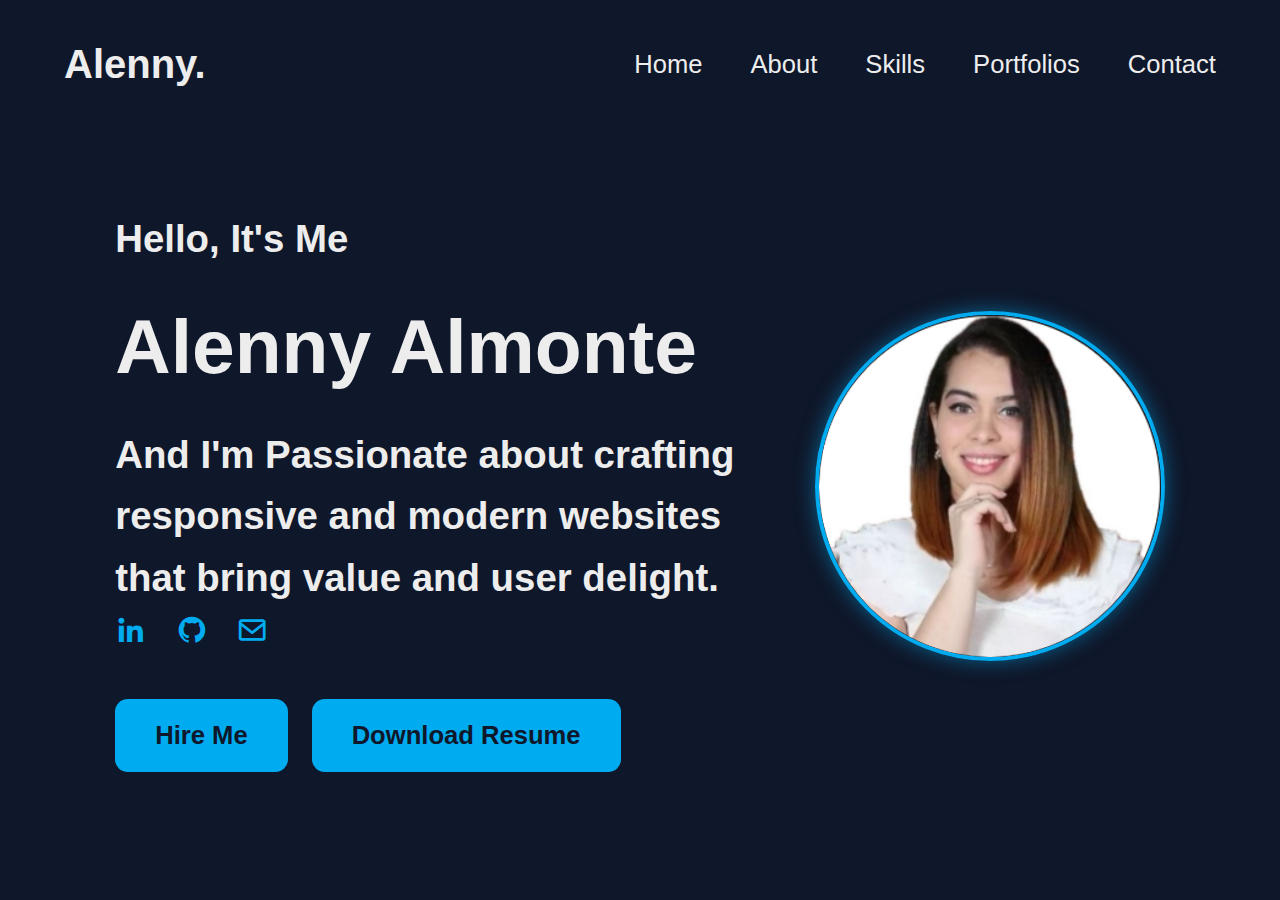
<file: index.html>
<!DOCTYPE html>
<html lang="en">
  <head>
    <meta charset="UTF-8" />
    <title>Alenny | Frontend Developer</title>
    <link rel="stylesheet" href="style.css" />
    <link
      href="https://unpkg.com/boxicons@2.1.4/css/boxicons.min.css"
      rel="stylesheet"
    />
  </head>
  <body>
    <header class="header">
    <div class="nav-wrapper">
      <a href="#" class="logo">Alenny.</a>
      <nav class="navbar">
          <a href="index.html" class="active">Home</a>
          <a href="about.html">About</a>
          <a href="skills.html">Skills</a>
          <a href="portfolio.html">Portfolios</a>
          <a href="contact.html">Contact</a>
        </nav>
      </div>
    </header>

    <section class="home" id="home">
      <div class="home-container">
        <div class="home-content">
          <h3>Hello, It's Me</h3>
          <h1>Alenny Almonte</h1>
          <h3>
            And I'm <span class="multiple-text"> Passionate about crafting responsive and modern websites that bring
            value and user delight. </span>
          </h3>

          <div class="social-media">
            <a href="https://www.linkedin.com/in/alenny/"
              ><i class="bx bxl-linkedin"></i
            ></a>
            <a href="https://github.com/alenny21"
              ><i class="bx bxl-github"></i
            ></a>
            <a href="mailto:almontealenny@gmail.com"
              ><i class="bx bx-envelope"></i
            ></a>
          </div>

          <div class="button-group">
            <a href="contact.html" class="btn">Hire Me</a>
            <a
              href="Alenny-Resume.pdf"
              class="btn"
              target="_blank"
              >Download Resume</a
            >
          </div>
        </div>

        <div class="home-img">
          <img src="linkedIn_img.png" alt="Alenny" />
        </div>
      </div>
    </section>
  </body>
</html>
</file>
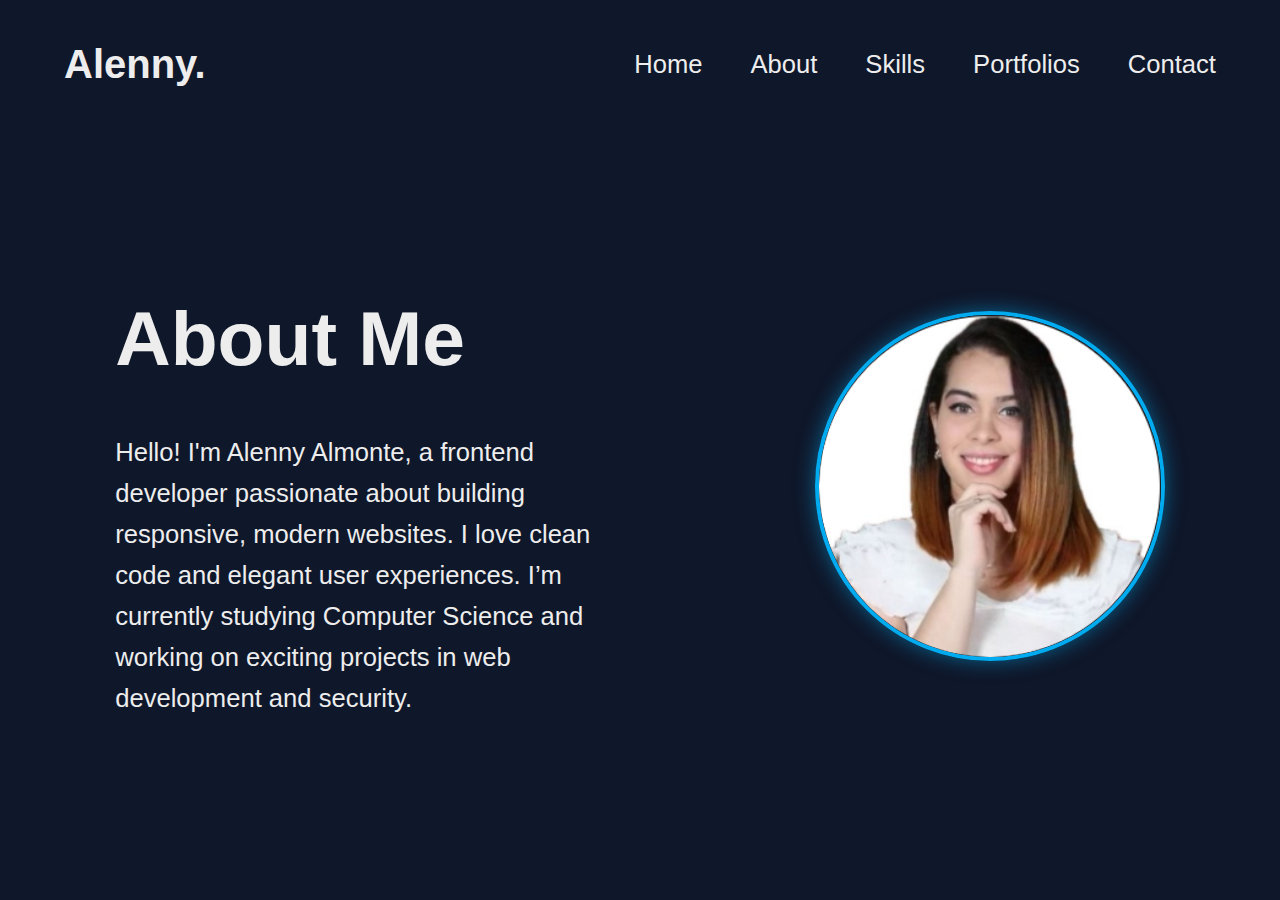
<file: about.html>
<!DOCTYPE html>
<html lang="en">
<head>
  <meta charset="UTF-8">
  <title>About | Alenny</title>
  <link rel="stylesheet" href="style.css">
  <link href='https://unpkg.com/boxicons@2.1.4/css/boxicons.min.css' rel='stylesheet'>
</head>
<body>
 <header class="header">
      <div class="nav-wrapper">
    <a href="#" class="logo">Alenny.</a>
    <nav class="navbar">
      <a href="index.html" class="active">Home</a>
      <a href="about.html">About</a>
      <a href="skills.html">Skills</a>
       <a href="portfolio.html">Portfolios</a>
      <a href="contact.html">Contact</a>
    </nav>
    </div>
  </header>

  <section class="home about" id="about">
    <div class="home-container">
      <div class="home-content">
        <h1>About Me</h1>
        <p>Hello! I'm Alenny Almonte, a frontend developer passionate about building responsive, modern websites. I love clean code and elegant user experiences. I’m currently studying Computer Science and working on exciting projects in web development and security.</p>
      </div>
      <div class="home-img">
        <img src="linkedIn_img.png" alt="Alenny">
      </div>
    </div>
  </section>
</body>
</html>
</file>
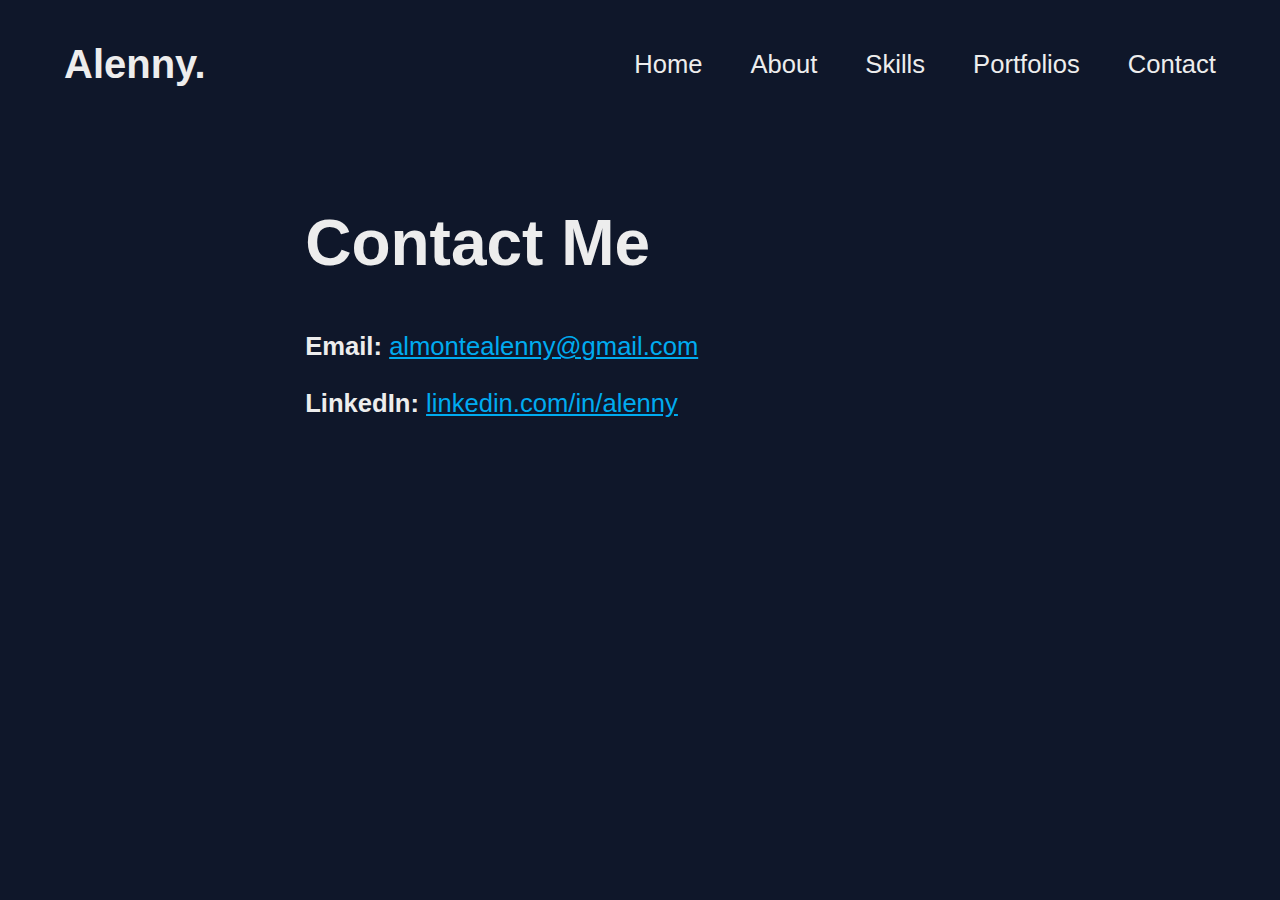
<file: contact.html>
<!DOCTYPE html>
<html lang="en">
<head>
  <meta charset="UTF-8">
  <title>Contact | Alenny</title>
  <link rel="stylesheet" href="style.css">
  <link href='https://unpkg.com/boxicons@2.1.4/css/boxicons.min.css' rel='stylesheet'>
</head>
<body>
 <header class="header">
      <div class="nav-wrapper">
    <a href="#" class="logo">Alenny.</a>
    <nav class="navbar">
      <a href="index.html" class="active">Home</a>
      <a href="about.html">About</a>
      <a href="skills.html">Skills</a>
       <a href="portfolio.html">Portfolios</a>
      <a href="contact.html">Contact</a>
    </nav>
    </div>
  </header>

  <section class="contact-section">
    <h1>Contact Me</h1>
    <p><strong>Email:</strong> <a href="mailto:almontealenny@gmail.com">almontealenny@gmail.com</a></p>
    <p><strong>LinkedIn:</strong> <a href="https://linkedin.com/in/alenny" target="_blank">linkedin.com/in/alenny</a></p>
  </section>
</body>
</html>
</file>
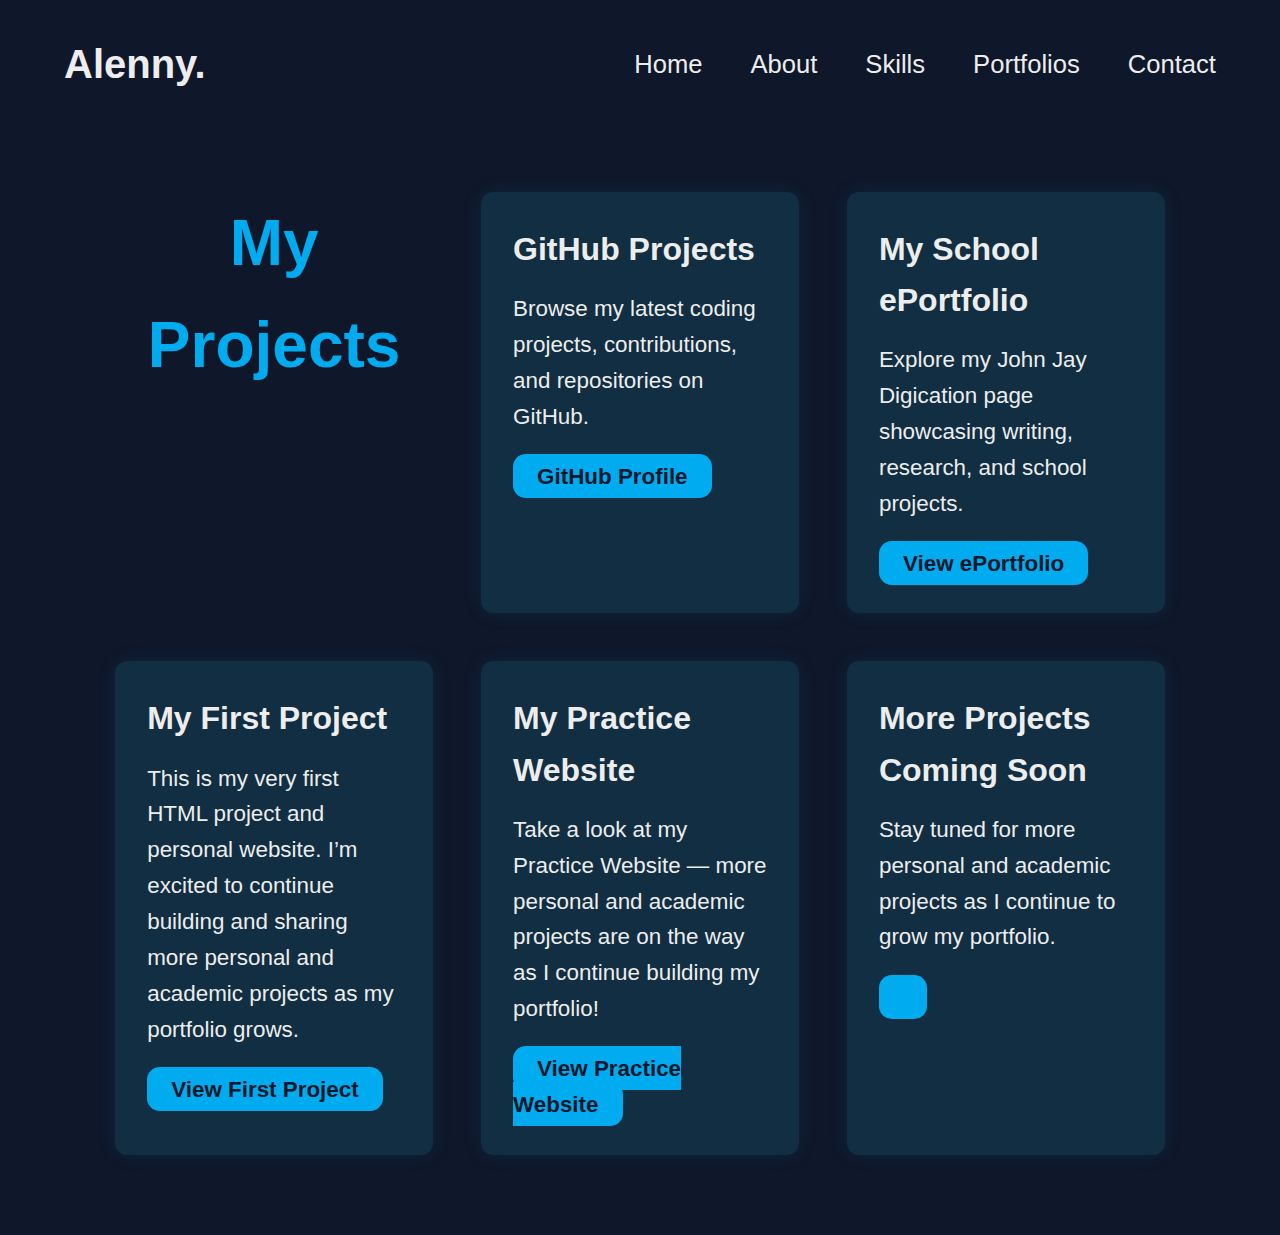
<file: portfolio.html>
<!DOCTYPE html> 
<html lang="en">
<head>
  <meta charset="UTF-8">
  <title>Alenny | Portfolio</title>
  <link rel="stylesheet" href="style.css">
  <link href='https://unpkg.com/boxicons@2.1.4/css/boxicons.min.css' rel='stylesheet'>
</head>
<body>
  <header class="header">
    <div class="nav-wrapper">
      <a href="#" class="logo">Alenny.</a>
      <nav class="navbar">
        <a href="index.html">Home</a>
        <a href="about.html">About</a>
        <a href="skills.html">Skills</a>
        <a href="portfolio.html" class="active">Portfolios</a>
        <a href="contact.html">Contact</a>
      </nav>
    </div>
  </header>

  <section class="portfolio" id="portfolio">
    <div class="portfolio-container">
      <h2 class="section-title">My Projects</h2>

      <div class="project-card">
          <h3>GitHub Projects</h3>
        <p>Browse my latest coding projects, contributions, and repositories on GitHub.</p>
        <a href="https://github.com/alenny21" class="btn" target="_blank"> GitHub Profile </a>
      </div>

      <div class="project-card">
        <h3>My School ePortfolio</h3>
        <p>Explore my John Jay Digication page showcasing writing, research, and school projects.</p>
        <a href="https://johnjay.digication.com/alenny-almonte-feliz/home-1" class="btn" target="_blank"> View ePortfolio </a>
      </div>
      
      <div class="project-card">
        <h3>My First Project </h3>
        <p> This is my very first HTML project and personal website. I’m excited to continue building and sharing more personal and academic projects as my portfolio grows.</p>
        <a href="https://alenny21.github.io/website/index.html" class="btn" target="_blank"> View First Project </a>
      </div>

<div class="project-card">
        <h3> My Practice Website </h3>
        <p> Take a look at my Practice Website — more personal and academic projects are on the way as I continue building my portfolio! </p>
        <a href="https://alenny21.github.io/practice-website/" class="btn" target="_blank"> View Practice Website </a>
      </div>

      
 <div class="project-card">
        <h3>More Projects Coming Soon</h3>
        <p>Stay tuned for more personal and academic projects as I continue to grow my portfolio.</p>
        <a href="https://github.com/alenny21" class="btn" target="_blank"></a>
      </div>


      
      
    </div>
  </section>
</body>
</html>
</file>
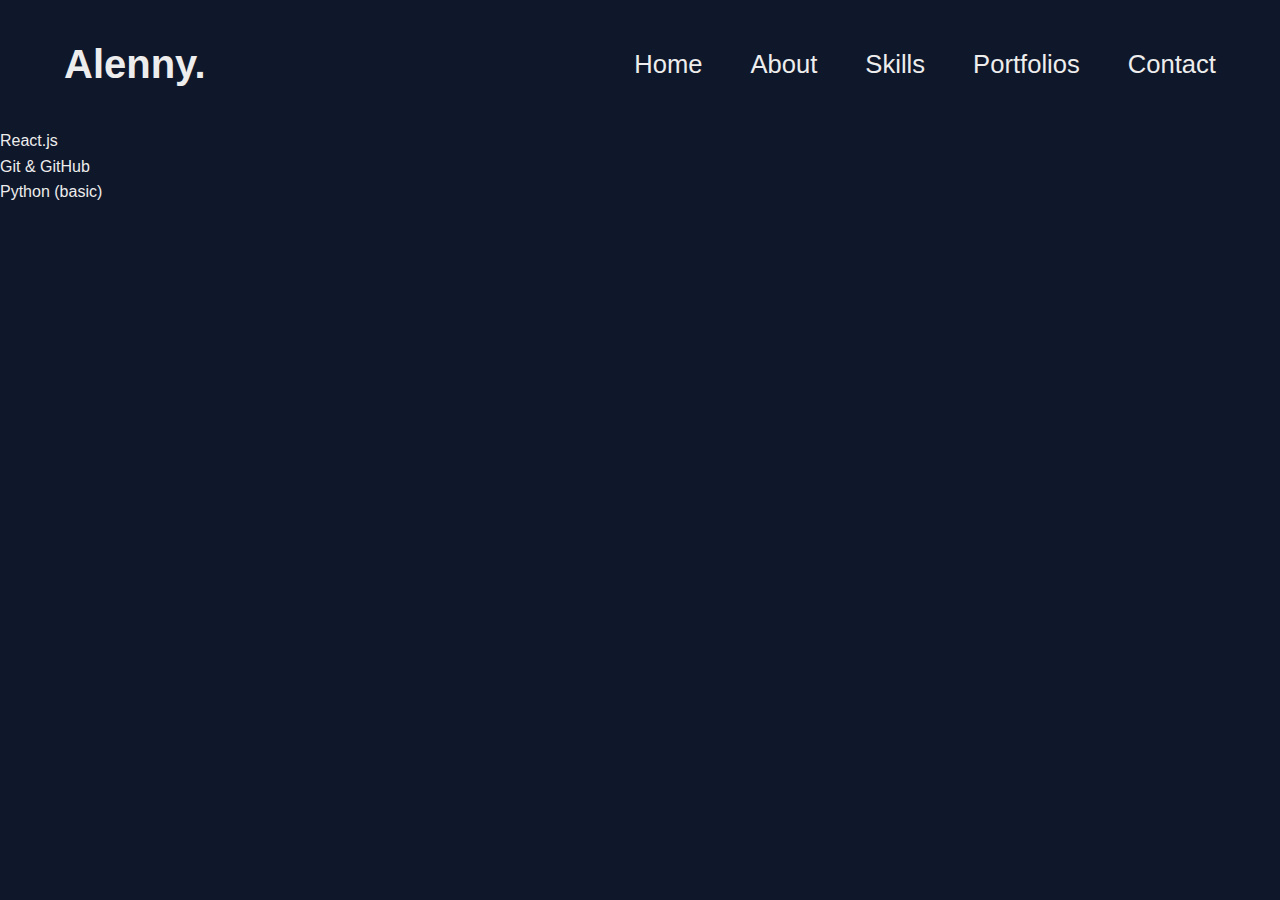
<file: skills.html>
<!DOCTYPE html>
<html lang="en">
<head>
  <meta charset="UTF-8" />
  <meta name="viewport" content="width=device-width, initial-scale=1.0" />
  <title>Skills | Alenny</title>
  <link rel="stylesheet" href="style.css" />
</head>
<body>
  <header class="header">
    <div class="nav-wrapper">
      <a href="#" class="logo">Alenny.</a>
      <nav class="navbar">
        <a href="index.html">Home</a>
        <a href="about.html">About</a>
        <a href="skills.html" class="active">Skills</a>
        <a href="portfolio.html">Portfolios</a>
        <a href="contact.html">Contact</a>
      </nav>
    </div>
  </header>

  <main>
    <section class="skills-section">
      <div class="skills-content">
        <h1>My Skills</h1>
        <ul>
          <li>HTML & CSS</li>
          <li>JavaScript</li>
          <li>Responsive Design</li>
          <li>React.js</li>
          <li>Git & GitHub</li>
          <li>Python (basic)</li>
        </ul>
      </div>
    </section>
  </main>

  <script src="script.js"></script>
</body>
</html>
</file>
<file: style.css>
:root {
  --bg-color: #0f172a;
  --text-color: #ededed;
  --main-color: #00abf0;
  --second-bg-color: #112e42;
}

* {
  margin: 0;
  padding: 0;
  box-sizing: border-box;
  font-family: 'Poppins', sans-serif;
  scroll-behavior: smooth;
}

body {
  background: var(--bg-color);
  color: var(--text-color);
  min-height: 100vh;
  line-height: 1.6;
}

/* HEADER & NAVBAR */
.header {
  position: fixed;
  top: 0;
  left: 0;
  width: 100%;
  padding: 2rem 5%;
  background: var(--bg-color);
  z-index: 100;
}

.nav-wrapper {
  display: flex;
  align-items: center;
  justify-content: space-between;
  max-width: 1200px;
  margin: 0 auto;
}

.logo {
  font-size: 2.5rem;
  font-weight: 600;
  color: var(--text-color);
  text-decoration: none;
}

.navbar {
  display: flex;
  flex-wrap: wrap;
  gap: 3rem;
  justify-content: center;
}

.navbar a {
  font-size: 1.6rem;
  color: var(--text-color);
  text-decoration: none;
  position: relative;
  transition: color 0.3s;
}

.navbar a:hover {
  color: var(--main-color);
}

.navbar a::after {
  content: '';
  position: absolute;
  width: 0;
  height: 2px;
  background: var(--main-color);
  left: 0;
  bottom: -4px;
  transition: width 0.3s ease;
}

.navbar a:hover::after {
  width: 100%;
}
.header {
  position: fixed;
  top: 0;
  left: 0;
  width: 100%;
  padding: 2rem 5%;
  background: var(--bg-color);
  z-index: 100;
}

.nav-wrapper {
  display: flex;
  align-items: center;
  justify-content: space-between;
  max-width: 1200px;
  margin: 0 auto;
}

/* HOME SECTION */
.home {
  padding: 7rem 9% 2rem;
  min-height: 100vh;
  display: flex;
  align-items: center;
}

.home-container {
  display: flex;
  justify-content: space-between;
  align-items: center;
  flex-wrap: wrap;
  width: 100%;
  gap: 4rem;
}

.home-content {
  flex: 1 1 500px;
  text-align: left;
}

.home-content h1 {
  font-size: 4.8rem;
  font-weight: 700;
  margin: 1rem 0;
}

.home-content h3 {
  font-size: 2.4rem;
}

.home-content p {
  font-size: 1.6rem;
  margin-top: 2rem;
  max-width: 480px;
}

.social-media a {
  font-size: 2rem;
  color: var(--main-color);
  margin-right: 1.5rem;
  transition: transform 0.3s;
}

.social-media a:hover {
  transform: scale(1.2);
  color: white;
}

.button-group {
  display: flex;
  flex-wrap: wrap;
  gap: 1.5rem;
  margin-top: 2.5rem;
}

.btn {
  padding: 1rem 2.5rem;
  font-size: 1.6rem;
  border-radius: 0.8rem;
  background: var(--main-color);
  color: var(--bg-color);
  font-weight: 600;
  text-decoration: none;
  transition: 0.3s;
}

.btn:hover {
  background: transparent;
  border: 2px solid var(--main-color);
  color: var(--main-color);
}

.home-img img {
  width: 350px;
  border-radius: 50%;
  border: 4px solid var(--main-color);
  box-shadow: 0 0 20px rgba(0, 171, 240, 0.5);
  transition: transform 0.3s ease;
}

.home-img img:hover {
  transform: scale(1.05);
}

/* ABOUT / CONTACT / SKILLS PAGES */
.content-section,
.contact-section {
  padding: 12rem 9% 5rem;
  max-width: 900px;
  margin: 0 auto;
  text-align: left;
}

.content-section h1,
.contact-section h1 {
  font-size: 4rem;
  margin-bottom: 2rem;
}

.content-section p,
.content-section li,
.contact-section p {
  font-size: 1.6rem;
  margin-bottom: 1rem;
}

.contact-section a {
  color: var(--main-color);
  text-decoration: underline;
}

.contact-section a:hover {
  color: #fff;
}

/* ABOUT WITH IMAGE */
.about-container {
  display: flex;
  align-items: center;
  justify-content: space-between;
  flex-wrap: wrap;
  gap: 4rem;
}

.about-text {
  flex: 1 1 500px;
}

.about-img img {
  width: 250px;
  border-radius: 50%;
  border: 4px solid var(--main-color);
  box-shadow: 0 0 20px rgba(0, 171, 240, 0.3);
}

/* Portfolio Section */
.portfolio {
  padding: 12rem 9% 5rem;
  background: var(--bg-color);
  text-align: center;
}

.section-title {
  font-size: 4rem;
  margin-bottom: 4rem;
  color: var(--main-color);
}

.portfolio-container {
  display: grid;
  gap: 3rem;
  grid-template-columns: repeat(auto-fit, minmax(300px, 1fr));
}

.project-card {
  background: var(--second-bg-color);
  padding: 2rem;
  border-radius: 12px;
  box-shadow: 0 0 20px rgba(0, 171, 240, 0.1);
  text-align: left;
}

.project-card img {
  width: 100%;
  border-radius: 8px;
  margin-bottom: 1rem;
}

.project-card h3 {
  font-size: 2rem;
  margin-bottom: 1rem;
}

.project-card p {
  font-size: 1.4rem;
  margin-bottom: 1.5rem;
}

.project-card .btn {
  margin-right: 1rem;
  font-size: 1.4rem;
  padding: 0.6rem 1.5rem;
}

/* RESPONSIVE DESIGN */
@media (max-width: 768px) {
  .home-container,
  .about-container {
    flex-direction: column;
    text-align: center;
  }

  .home-content,
  .about-text {
    text-align: center;
    margin-top: 1rem;
  }

  .home-img,
  .about-img {
    margin-top: 3rem;
  }

  .button-group {
    flex-direction: column;
    align-items: center;
  }

  .navbar {
    justify-content: center;
    gap: 2rem;
  }

  .content-section,
  .contact-section {
    text-align: center;
  }
}
</file>
